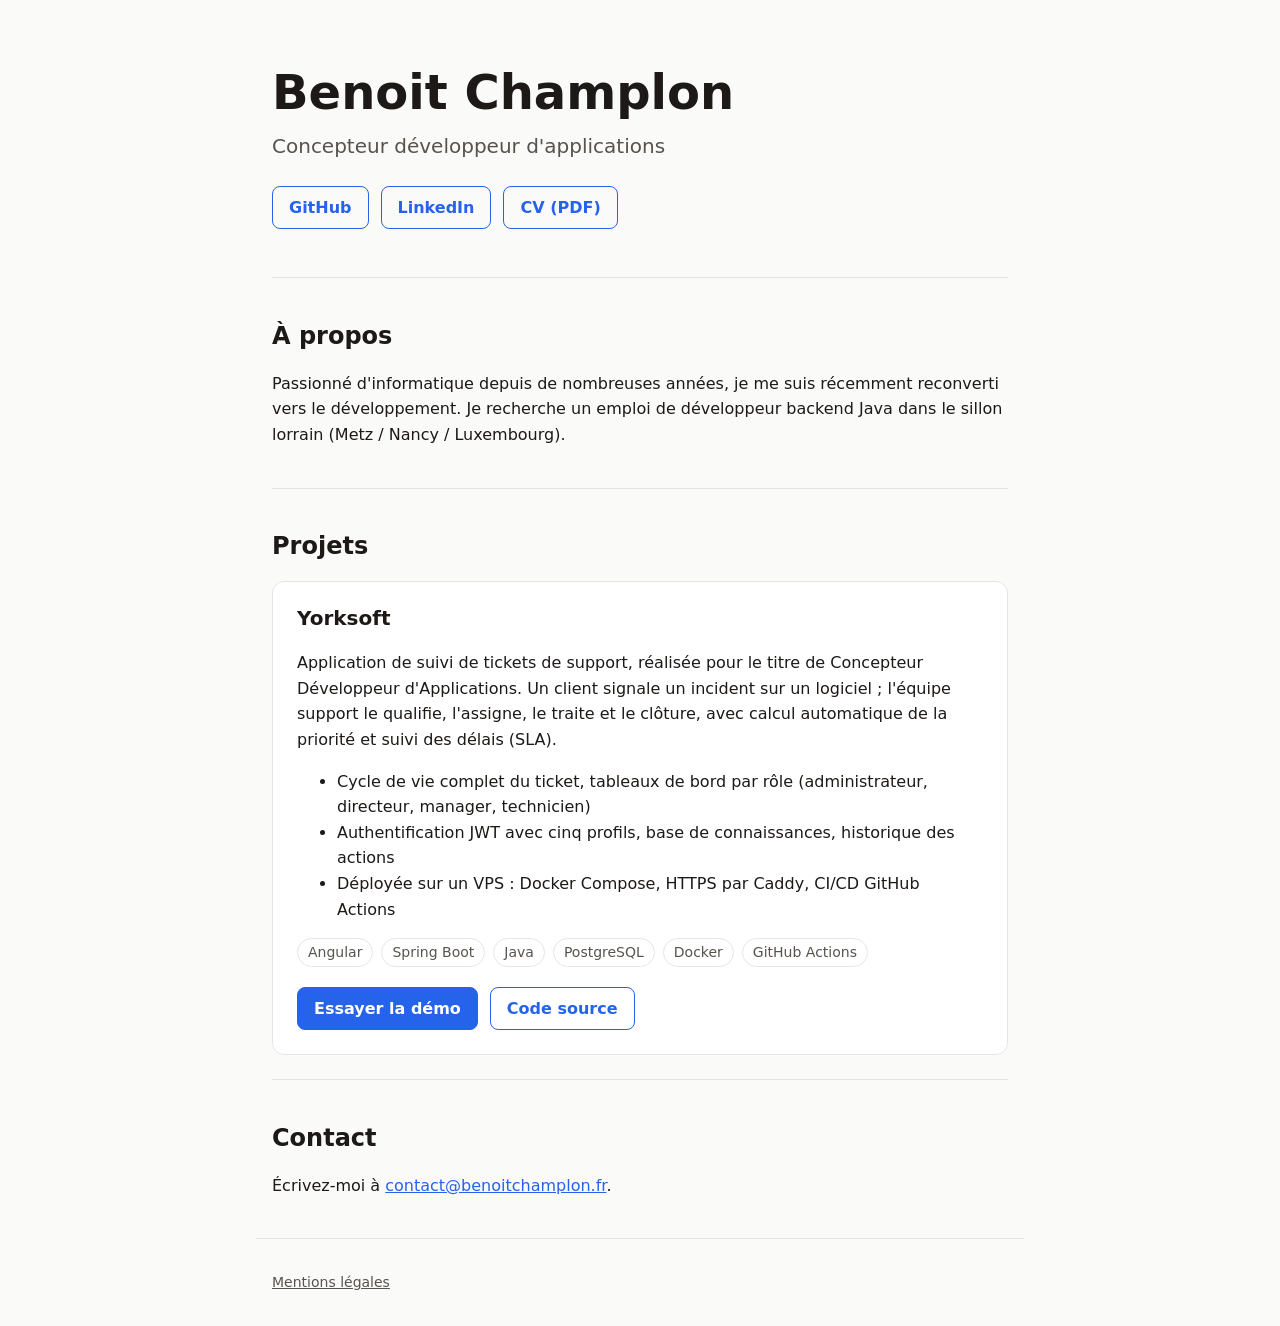
<file: index.html>
<!doctype html>
<html lang="fr">
<head>
  <meta charset="utf-8">
  <meta name="viewport" content="width=device-width, initial-scale=1">
  <title>Benoit Champlon · Développeur</title>
  <meta name="description" content="Benoit Champlon, concepteur développeur d'applications : projets et contact.">
  <link rel="icon" type="image/x-icon" href="favicon.ico">
  <link rel="stylesheet" href="style.css">
</head>
<body>
  <header class="hero">
    <h1>Benoit Champlon</h1>
    <p class="role">Concepteur développeur d'applications</p>
    <ul class="links">
      <li><a class="button" target="_blank" href="https://github.com/Ludvinae">GitHub</a></li>
      <li><a class="button" target="_blank" href="https://www.linkedin.com/in/benoit-champlon">LinkedIn</a></li>
      <li><a class="button" target="_blank" href="assets/CV_Benoit_Champlon_public.pdf">CV (PDF)</a></li>
    </ul>
  </header>

  <main>
    <section id="a-propos">
      <h2>À propos</h2>
      <p>Passionné d'informatique depuis de nombreuses années, je me suis récemment reconverti vers le développement. Je recherche un emploi de développeur backend Java dans le sillon lorrain (Metz / Nancy / Luxembourg).</p>
    </section>

    <section id="projets">
      <h2>Projets</h2>
      <article class="project">
        <h3>Yorksoft</h3>
        <p>
          Application de suivi de tickets de support, réalisée pour le titre de Concepteur Développeur
          d'Applications. Un client signale un incident sur un logiciel ; l'équipe support le qualifie,
          l'assigne, le traite et le clôture, avec calcul automatique de la priorité et suivi des délais (SLA).
        </p>
        <ul>
          <li>Cycle de vie complet du ticket, tableaux de bord par rôle (administrateur, directeur, manager, technicien)</li>
          <li>Authentification JWT avec cinq profils, base de connaissances, historique des actions</li>
          <li>Déployée sur un VPS : Docker Compose, HTTPS par Caddy, CI/CD GitHub Actions</li>
        </ul>
        <ul class="tags">
          <li>Angular</li>
          <li>Spring Boot</li>
          <li>Java</li>
          <li>PostgreSQL</li>
          <li>Docker</li>
          <li>GitHub Actions</li>
        </ul>
        <div class="actions">
          <a class="button primary" href="https://yorksoft.benoitchamplon.fr">Essayer la démo</a>
          <a class="button" target="_blank" href="https://github.com/Ludvinae/Yorksoft">Code source</a>
        </div>
      </article>
    </section>

    <section id="contact">
      <h2>Contact</h2>
      <p>Écrivez-moi à <a href="mailto:contact@benoitchamplon.fr">contact@benoitchamplon.fr</a>.</p>
    </section>
  </main>

  <footer>
    <a href="mentions-legales.html">Mentions légales</a>
  </footer>
</body>
</html>
</file>
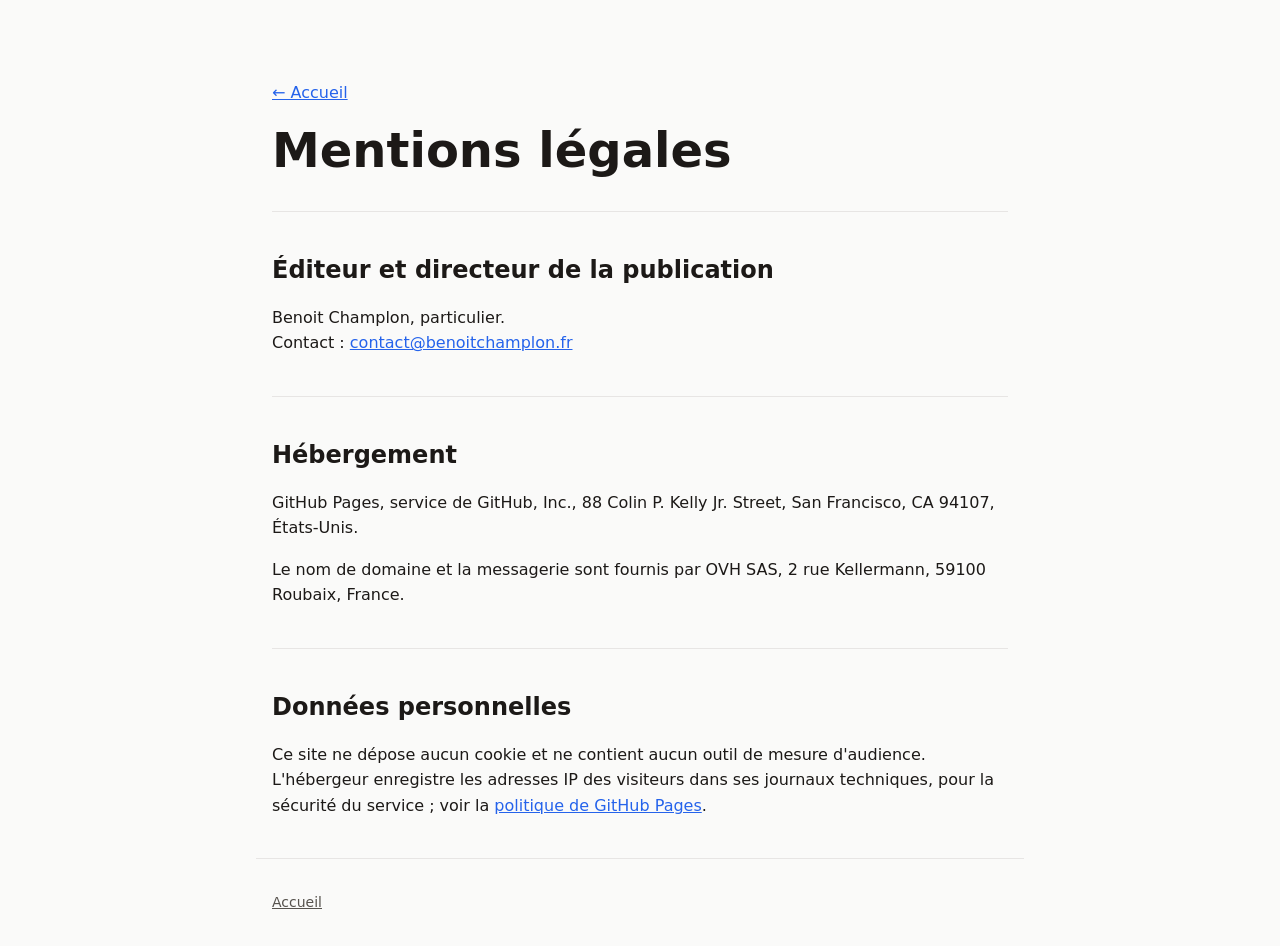
<file: mentions-legales.html>
<!doctype html>
<html lang="fr">
<head>
  <meta charset="utf-8">
  <meta name="viewport" content="width=device-width, initial-scale=1">
  <title>Mentions légales · Benoit Champlon</title>
  <link rel="icon" type="image/x-icon" href="favicon.ico">
  <link rel="stylesheet" href="style.css">
</head>
<body>
  <header class="hero">
    <p><a href="index.html">← Accueil</a></p>
    <h1>Mentions légales</h1>
  </header>

  <main>
    <section>
      <h2>Éditeur et directeur de la publication</h2>
      <p>Benoit Champlon, particulier.<br>
      Contact : <a href="mailto:contact@benoitchamplon.fr">contact@benoitchamplon.fr</a></p>
    </section>

    <section>
      <h2>Hébergement</h2>
      <p>GitHub Pages, service de GitHub, Inc., 88 Colin P. Kelly Jr. Street, San Francisco, CA 94107, États-Unis.</p>
      <p>Le nom de domaine et la messagerie sont fournis par OVH SAS, 2 rue Kellermann, 59100 Roubaix, France.</p>
    </section>

    <section>
      <h2>Données personnelles</h2>
      <p>
        Ce site ne dépose aucun cookie et ne contient aucun outil de mesure d'audience.
        L'hébergeur enregistre les adresses IP des visiteurs dans ses journaux techniques,
        pour la sécurité du service ; voir la
        <a href="https://docs.github.com/fr/pages/getting-started-with-github-pages/what-is-github-pages#data-collection">politique de GitHub Pages</a>.
      </p>
    </section>
  </main>

  <footer>
    <a href="index.html">Accueil</a>
  </footer>
</body>
</html>
</file>
<file: style.css>
:root {
  --bg: #fafaf9;
  --surface: #ffffff;
  --text: #1c1917;
  --muted: #57534e;
  --border: #e7e5e4;
  --accent: #2563eb;
  --accent-text: #ffffff;
  color-scheme: light;
}

@media (prefers-color-scheme: dark) {
  :root {
    --bg: #0c0a09;
    --surface: #1c1917;
    --text: #f5f5f4;
    --muted: #a8a29e;
    --border: #292524;
    --accent: #60a5fa;
    --accent-text: #0c0a09;
    color-scheme: dark;
  }
}

*,
*::before,
*::after {
  box-sizing: border-box;
}

body {
  margin: 0;
  background: var(--bg);
  color: var(--text);
  font-family: system-ui, -apple-system, "Segoe UI", Roboto, sans-serif;
  line-height: 1.6;
}

main,
header,
footer {
  max-width: 48rem;
  margin: 0 auto;
  padding: 0 1rem;
}

a {
  color: var(--accent);
}

h1,
h2,
h3 {
  line-height: 1.2;
}

/* Header */

.hero {
  padding-top: 4rem;
  padding-bottom: 2rem;
}

.hero h1 {
  font-size: clamp(2rem, 6vw, 3rem);
  margin: 0;
}

.hero .role {
  margin: 0.5rem 0 0;
  font-size: 1.25rem;
  color: var(--muted);
}

.links {
  display: flex;
  flex-wrap: wrap;
  gap: 0.75rem;
  margin-top: 1.5rem;
  padding: 0;
  list-style: none;
}

/* Sections */

section {
  padding: 1.5rem 0;
  border-top: 1px solid var(--border);
}

section h2 {
  font-size: 1.5rem;
}

/* Project card */

.project {
  padding: 1.5rem;
  background: var(--surface);
  border: 1px solid var(--border);
  border-radius: 0.75rem;
}

.project h3 {
  margin-top: 0;
  font-size: 1.25rem;
}

.tags {
  display: flex;
  flex-wrap: wrap;
  gap: 0.5rem;
  padding: 0;
  list-style: none;
}

.tags li {
  padding: 0.125rem 0.625rem;
  border: 1px solid var(--border);
  border-radius: 999px;
  font-size: 0.875rem;
  color: var(--muted);
}

/* Buttons */

.button {
  display: inline-block;
  padding: 0.5rem 1rem;
  border: 1px solid var(--accent);
  border-radius: 0.5rem;
  font-weight: 600;
  text-decoration: none;
}

.button.primary {
  background: var(--accent);
  color: var(--accent-text);
}

.actions {
  display: flex;
  flex-wrap: wrap;
  gap: 0.75rem;
  margin-top: 1.25rem;
}

/* Footer */

footer {
  padding-top: 2rem;
  padding-bottom: 2rem;
  border-top: 1px solid var(--border);
  font-size: 0.875rem;
  color: var(--muted);
}

footer a {
  color: inherit;
}
</file>
